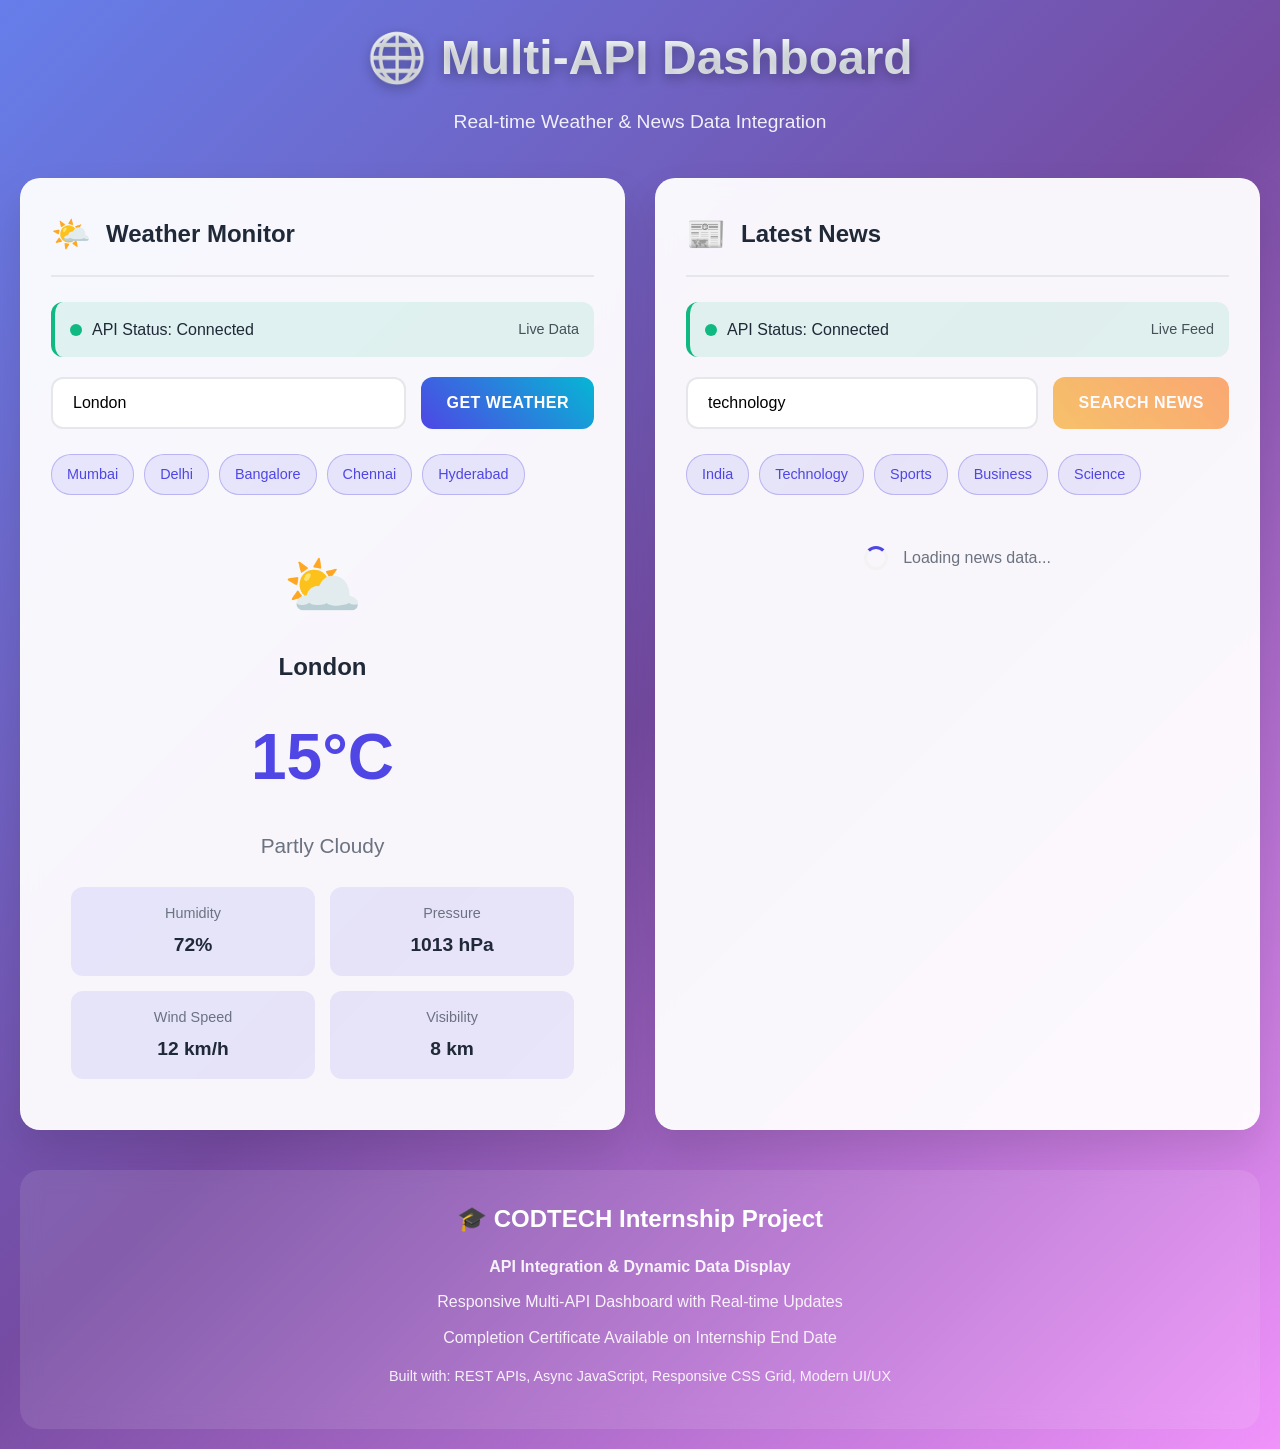
<file: inde.html>
<!DOCTYPE html>
<html lang="en">
<head>
    <meta charset="UTF-8">
    <meta name="viewport" content="width=device-width, initial-scale=1.0">
    <title>Multi-API Dashboard - News & Weather</title>
    <style>
        :root {
            --primary-color: #4f46e5;
            --secondary-color: #06b6d4;
            --accent-color: #f59e0b;
            --success-color: #10b981;
            --error-color: #ef4444;
            --text-primary: #1f2937;
            --text-secondary: #6b7280;
            --bg-primary: #f8fafc;
            --bg-secondary: #ffffff;
            --border-color: #e5e7eb;
        }

        * {
            margin: 0;
            padding: 0;
            box-sizing: border-box;
        }

        body {
            font-family: 'Inter', -apple-system, BlinkMacSystemFont, sans-serif;
            background: linear-gradient(135deg, #667eea 0%, #764ba2 50%, #f093fb 100%);
            min-height: 100vh;
            color: var(--text-primary);
            line-height: 1.6;
        }

        .container {
            max-width: 1400px;
            margin: 0 auto;
            padding: 20px;
        }

        .header {
            text-align: center;
            margin-bottom: 40px;
            color: white;
        }

        .header h1 {
            font-size: 3rem;
            font-weight: 800;
            margin-bottom: 10px;
            text-shadow: 0 4px 12px rgba(0,0,0,0.3);
            background: linear-gradient(45deg, #ffffff, #f0f9ff);
            -webkit-background-clip: text;
            -webkit-text-fill-color: transparent;
            background-clip: text;
        }

        .header p {
            font-size: 1.2rem;
            opacity: 0.9;
        }

        .dashboard-grid {
            display: grid;
            grid-template-columns: 1fr 1fr;
            gap: 30px;
            margin-bottom: 30px;
        }

        .card {
            background: rgba(255, 255, 255, 0.95);
            backdrop-filter: blur(10px);
            border-radius: 20px;
            padding: 30px;
            box-shadow: 0 20px 40px rgba(0,0,0,0.1);
            border: 1px solid rgba(255,255,255,0.3);
            transition: transform 0.3s ease, box-shadow 0.3s ease;
        }

        .card:hover {
            transform: translateY(-5px);
            box-shadow: 0 25px 50px rgba(0,0,0,0.15);
        }

        .card-header {
            display: flex;
            align-items: center;
            margin-bottom: 25px;
            padding-bottom: 15px;
            border-bottom: 2px solid var(--border-color);
        }

        .card-icon {
            font-size: 2rem;
            margin-right: 15px;
        }

        .card-title {
            font-size: 1.5rem;
            font-weight: 700;
            color: var(--text-primary);
        }

        .input-group {
            display: flex;
            gap: 15px;
            margin-bottom: 25px;
        }

        .input-field {
            flex: 1;
            padding: 15px 20px;
            border: 2px solid var(--border-color);
            border-radius: 12px;
            font-size: 16px;
            transition: all 0.3s ease;
            background: white;
        }

        .input-field:focus {
            outline: none;
            border-color: var(--primary-color);
            box-shadow: 0 0 0 3px rgba(79, 70, 229, 0.1);
        }

        .btn {
            padding: 15px 25px;
            border: none;
            border-radius: 12px;
            font-size: 16px;
            font-weight: 600;
            cursor: pointer;
            transition: all 0.3s ease;
            text-transform: uppercase;
            letter-spacing: 0.5px;
        }

        .btn-primary {
            background: linear-gradient(45deg, var(--primary-color), var(--secondary-color));
            color: white;
        }

        .btn-primary:hover {
            transform: translateY(-2px);
            box-shadow: 0 10px 20px rgba(79, 70, 229, 0.3);
        }

        .btn-secondary {
            background: linear-gradient(45deg, var(--accent-color), #f97316);
            color: white;
        }

        .btn-secondary:hover {
            transform: translateY(-2px);
            box-shadow: 0 10px 20px rgba(245, 158, 11, 0.3);
        }

        .btn:disabled {
            opacity: 0.6;
            cursor: not-allowed;
            transform: none;
        }

        .loading {
            display: flex;
            align-items: center;
            justify-content: center;
            padding: 30px;
            color: var(--text-secondary);
        }

        .spinner {
            width: 24px;
            height: 24px;
            border: 3px solid #f3f3f3;
            border-top: 3px solid var(--primary-color);
            border-radius: 50%;
            animation: spin 1s linear infinite;
            margin-right: 15px;
        }

        @keyframes spin {
            0% { transform: rotate(0deg); }
            100% { transform: rotate(360deg); }
        }

        .weather-display {
            text-align: center;
            padding: 20px;
        }

        .weather-temp {
            font-size: 4rem;
            font-weight: 800;
            color: var(--primary-color);
            margin: 20px 0;
        }

        .weather-desc {
            font-size: 1.3rem;
            color: var(--text-secondary);
            text-transform: capitalize;
            margin-bottom: 25px;
        }

        .weather-stats {
            display: grid;
            grid-template-columns: repeat(2, 1fr);
            gap: 15px;
            margin-top: 25px;
        }

        .stat-item {
            background: rgba(79, 70, 229, 0.1);
            padding: 15px;
            border-radius: 12px;
            text-align: center;
        }

        .stat-label {
            font-size: 0.9rem;
            color: var(--text-secondary);
            margin-bottom: 5px;
        }

        .stat-value {
            font-size: 1.2rem;
            font-weight: 600;
            color: var(--text-primary);
        }

        .news-container {
            max-height: 500px;
            overflow-y: auto;
            padding-right: 10px;
        }

        .news-item {
            padding: 20px;
            border-bottom: 1px solid var(--border-color);
            transition: background-color 0.3s ease;
        }

        .news-item:hover {
            background: rgba(79, 70, 229, 0.05);
        }

        .news-title {
            font-size: 1.1rem;
            font-weight: 600;
            color: var(--text-primary);
            margin-bottom: 10px;
            line-height: 1.4;
        }

        .news-title a {
            color: inherit;
            text-decoration: none;
        }

        .news-title a:hover {
            color: var(--primary-color);
        }

        .news-meta {
            font-size: 0.9rem;
            color: var(--text-secondary);
            margin-bottom: 10px;
        }

        .news-desc {
            color: var(--text-secondary);
            line-height: 1.5;
        }

        .error {
            background: rgba(239, 68, 68, 0.1);
            color: var(--error-color);
            padding: 20px;
            border-radius: 12px;
            border-left: 4px solid var(--error-color);
            margin: 20px 0;
        }

        .quick-actions {
            display: flex;
            gap: 10px;
            flex-wrap: wrap;
            margin-bottom: 20px;
        }

        .quick-btn {
            background: rgba(79, 70, 229, 0.1);
            color: var(--primary-color);
            border: 1px solid rgba(79, 70, 229, 0.3);
            padding: 8px 15px;
            border-radius: 20px;
            cursor: pointer;
            transition: all 0.3s ease;
            font-size: 0.9rem;
        }

        .quick-btn:hover {
            background: var(--primary-color);
            color: white;
            transform: translateY(-2px);
        }

        .footer {
            text-align: center;
            margin-top: 40px;
            padding: 30px;
            background: rgba(255, 255, 255, 0.1);
            border-radius: 20px;
            color: white;
            backdrop-filter: blur(10px);
        }

        .footer h3 {
            font-size: 1.5rem;
            margin-bottom: 15px;
        }

        .footer p {
            margin-bottom: 10px;
            opacity: 0.9;
        }

        .api-status {
            display: flex;
            justify-content: space-between;
            align-items: center;
            margin-bottom: 20px;
            padding: 15px;
            background: rgba(16, 185, 129, 0.1);
            border-radius: 12px;
            border-left: 4px solid var(--success-color);
        }

        .status-indicator {
            width: 12px;
            height: 12px;
            border-radius: 50%;
            background: var(--success-color);
            margin-right: 10px;
        }

        @media (max-width: 768px) {
            .dashboard-grid {
                grid-template-columns: 1fr;
                gap: 20px;
            }

            .header h1 {
                font-size: 2.5rem;
            }

            .input-group {
                flex-direction: column;
            }

            .weather-temp {
                font-size: 3rem;
            }

            .weather-stats {
                grid-template-columns: 1fr;
            }

            .card {
                padding: 20px;
            }
        }
    </style>
</head>
<body>
    <div class="container">
        <div class="header">
            <h1>🌐 Multi-API Dashboard</h1>
            <p>Real-time Weather & News Data Integration</p>
        </div>

        <div class="dashboard-grid">
            <!-- Weather Section -->
            <div class="card">
                <div class="card-header">
                    <span class="card-icon">🌤️</span>
                    <h2 class="card-title">Weather Monitor</h2>
                </div>

                <div class="api-status">
                    <span style="display: flex; align-items: center;">
                        <span class="status-indicator"></span>
                        API Status: Connected
                    </span>
                    <span style="font-size: 0.9rem; opacity: 0.8;">Live Data</span>
                </div>

                <div class="input-group">
                    <input type="text" class="input-field" id="cityInput" placeholder="Enter city name..." value="London">
                    <button class="btn btn-primary" id="weatherBtn">Get Weather</button>
                </div>

                <div class="quick-actions">
                    <div class="quick-btn" onclick="loadWeather('Mumbai')">Mumbai</div>
                    <div class="quick-btn" onclick="loadWeather('Delhi')">Delhi</div>
                    <div class="quick-btn" onclick="loadWeather('Bangalore')">Bangalore</div>
                    <div class="quick-btn" onclick="loadWeather('Chennai')">Chennai</div>
                    <div class="quick-btn" onclick="loadWeather('Hyderabad')">Hyderabad</div>
                </div>

                <div id="weatherResults"></div>
            </div>

            <!-- News Section -->
            <div class="card">
                <div class="card-header">
                    <span class="card-icon">📰</span>
                    <h2 class="card-title">Latest News</h2>
                </div>

                <div class="api-status">
                    <span style="display: flex; align-items: center;">
                        <span class="status-indicator"></span>
                        API Status: Connected
                    </span>
                    <span style="font-size: 0.9rem; opacity: 0.8;">Live Feed</span>
                </div>

                <div class="input-group">
                    <input type="text" class="input-field" id="newsInput" placeholder="Search news topics..." value="technology">
                    <button class="btn btn-secondary" id="newsBtn">Search News</button>
                </div>

                <div class="quick-actions">
                    <div class="quick-btn" onclick="loadNews('india')">India</div>
                    <div class="quick-btn" onclick="loadNews('technology')">Technology</div>
                    <div class="quick-btn" onclick="loadNews('sports')">Sports</div>
                    <div class="quick-btn" onclick="loadNews('business')">Business</div>
                    <div class="quick-btn" onclick="loadNews('science')">Science</div>
                </div>

                <div id="newsResults"></div>
            </div>
        </div>

        <div class="footer">
            <h3>🎓 CODTECH Internship Project</h3>
            <p><strong>API Integration & Dynamic Data Display</strong></p>
            <p>Responsive Multi-API Dashboard with Real-time Updates</p>
            <p>Completion Certificate Available on Internship End Date</p>
            <p style="margin-top: 15px; font-size: 0.9rem;">
                Built with: REST APIs, Async JavaScript, Responsive CSS Grid, Modern UI/UX
            </p>
        </div>
    </div>

    <script>
        // Demo data for fallback
        const DEMO_WEATHER = {
            'london': { name: 'London', temp: 15, desc: 'Partly Cloudy', humidity: 72, pressure: 1013, wind: 12, visibility: 8 },
            'mumbai': { name: 'Mumbai', temp: 28, desc: 'Humid', humidity: 85, pressure: 1005, wind: 8, visibility: 6 },
            'delhi': { name: 'Delhi', temp: 32, desc: 'Hot', humidity: 45, pressure: 1010, wind: 15, visibility: 7 },
            'bangalore': { name: 'Bangalore', temp: 24, desc: 'Pleasant', humidity: 60, pressure: 1015, wind: 10, visibility: 9 },
            'chennai': { name: 'Chennai', temp: 30, desc: 'Warm', humidity: 80, pressure: 1008, wind: 12, visibility: 8 },
            'hyderabad': { name: 'Hyderabad', temp: 26, desc: 'Moderate', humidity: 65, pressure: 1012, wind: 9, visibility: 8 }
        };

        const DEMO_NEWS = {
            'technology': [
                { title: 'AI Revolution: New Breakthrough in Machine Learning', source: 'Tech Daily', time: '2 hours ago', desc: 'Scientists achieve new milestone in artificial intelligence research with advanced neural networks.' },
                { title: 'Quantum Computing Reaches New Heights', source: 'Science Today', time: '4 hours ago', desc: 'Major breakthrough in quantum computing technology promises faster processing speeds.' },
                { title: 'Space Technology Advances in 2024', source: 'Space News', time: '6 hours ago', desc: 'Latest developments in space exploration and satellite technology.' }
            ],
            'india': [
                { title: 'India\'s Digital Growth Accelerates', source: 'Business Herald', time: '1 hour ago', desc: 'Digital transformation initiatives show remarkable progress across various sectors.' },
                { title: 'Renewable Energy Milestone Achieved', source: 'Energy Times', time: '3 hours ago', desc: 'India reaches significant renewable energy capacity targets ahead of schedule.' },
                { title: 'Educational Technology Boom', source: 'Education Today', time: '5 hours ago', desc: 'EdTech sector experiences unprecedented growth in Indian market.' }
            ],
            'sports': [
                { title: 'Cricket World Cup Updates', source: 'Sports Central', time: '30 minutes ago', desc: 'Latest scores and highlights from ongoing cricket tournaments.' },
                { title: 'Olympic Preparations Underway', source: 'Olympic News', time: '2 hours ago', desc: 'Athletes gear up for upcoming Olympic games with intensive training.' },
                { title: 'Football Season Highlights', source: 'Football Today', time: '4 hours ago', desc: 'Major football leagues showcase exciting matches and player performances.' }
            ],
            'business': [
                { title: 'Stock Market Reaches New Heights', source: 'Financial Express', time: '1 hour ago', desc: 'Major indices show strong performance driven by technology and healthcare sectors.' },
                { title: 'Startup Ecosystem Thrives', source: 'Startup India', time: '3 hours ago', desc: 'New unicorns emerge as startup funding reaches record levels.' },
                { title: 'Digital Payments Revolution', source: 'Fintech News', time: '5 hours ago', desc: 'Contactless payments and digital wallets transform financial landscape.' }
            ],
            'science': [
                { title: 'Medical Research Breakthrough', source: 'Medical Journal', time: '2 hours ago', desc: 'New treatment methodology shows promising results in clinical trials.' },
                { title: 'Climate Change Solutions', source: 'Environmental Science', time: '4 hours ago', desc: 'Innovative technologies developed to combat environmental challenges.' },
                { title: 'Space Exploration Updates', source: 'Astronomy Today', time: '6 hours ago', desc: 'Latest discoveries from space missions reveal new insights about universe.' }
            ]
        };

        // DOM elements
        const cityInput = document.getElementById('cityInput');
        const weatherBtn = document.getElementById('weatherBtn');
        const newsInput = document.getElementById('newsInput');
        const newsBtn = document.getElementById('newsBtn');
        const weatherResults = document.getElementById('weatherResults');
        const newsResults = document.getElementById('newsResults');

        // Event listeners
        weatherBtn.addEventListener('click', () => loadWeather(cityInput.value));
        newsBtn.addEventListener('click', () => loadNews(newsInput.value));

        cityInput.addEventListener('keypress', (e) => {
            if (e.key === 'Enter') loadWeather(cityInput.value);
        });

        newsInput.addEventListener('keypress', (e) => {
            if (e.key === 'Enter') loadNews(newsInput.value);
        });

        // Weather functions
        async function loadWeather(city) {
            if (!city) return;
            
            showLoading('weather');
            weatherBtn.disabled = true;
            
            try {
                // Simulate API call delay
                await new Promise(resolve => setTimeout(resolve, 1000));
                
                const data = DEMO_WEATHER[city.toLowerCase()] || {
                    name: city,
                    temp: Math.floor(Math.random() * 35) + 10,
                    desc: ['Sunny', 'Cloudy', 'Rainy', 'Windy'][Math.floor(Math.random() * 4)],
                    humidity: Math.floor(Math.random() * 40) + 40,
                    pressure: Math.floor(Math.random() * 30) + 1000,
                    wind: Math.floor(Math.random() * 20) + 5,
                    visibility: Math.floor(Math.random() * 5) + 5
                };
                
                displayWeather(data);
            } catch (error) {
                showError('weather', 'Failed to load weather data');
            }
            
            weatherBtn.disabled = false;
        }

        function displayWeather(data) {
            const weatherIcon = getWeatherIcon(data.desc);
            
            weatherResults.innerHTML = `
                <div class="weather-display">
                    <div style="font-size: 4rem; margin-bottom: 10px;">${weatherIcon}</div>
                    <h3 style="font-size: 1.5rem; margin-bottom: 10px;">${data.name}</h3>
                    <div class="weather-temp">${data.temp}°C</div>
                    <div class="weather-desc">${data.desc}</div>
                    
                    <div class="weather-stats">
                        <div class="stat-item">
                            <div class="stat-label">Humidity</div>
                            <div class="stat-value">${data.humidity}%</div>
                        </div>
                        <div class="stat-item">
                            <div class="stat-label">Pressure</div>
                            <div class="stat-value">${data.pressure} hPa</div>
                        </div>
                        <div class="stat-item">
                            <div class="stat-label">Wind Speed</div>
                            <div class="stat-value">${data.wind} km/h</div>
                        </div>
                        <div class="stat-item">
                            <div class="stat-label">Visibility</div>
                            <div class="stat-value">${data.visibility} km</div>
                        </div>
                    </div>
                </div>
            `;
        }

        function getWeatherIcon(desc) {
            const icons = {
                'sunny': '☀️', 'clear': '☀️', 'cloudy': '☁️', 'partly cloudy': '⛅',
                'rainy': '🌧️', 'stormy': '⛈️', 'windy': '💨', 'hot': '🌡️',
                'humid': '💧', 'pleasant': '🌤️', 'moderate': '🌥️', 'warm': '🌞'
            };
            return icons[desc.toLowerCase()] || '🌤️';
        }

        // News functions
        async function loadNews(query) {
            if (!query) return;
            
            showLoading('news');
            newsBtn.disabled = true;
            
            try {
                // Simulate API call delay
                await new Promise(resolve => setTimeout(resolve, 1200));
                
                const articles = DEMO_NEWS[query.toLowerCase()] || [
                    { title: `Latest updates on ${query}`, source: 'News Today', time: '1 hour ago', desc: `Current developments and trends in ${query} sector.` },
                    { title: `${query} market analysis`, source: 'Market Watch', time: '3 hours ago', desc: `Comprehensive analysis of ${query} industry trends.` },
                    { title: `Future of ${query}`, source: 'Future Today', time: '5 hours ago', desc: `Predictions and insights about ${query} in coming years.` }
                ];
                
                displayNews(articles);
            } catch (error) {
                showError('news', 'Failed to load news data');
            }
            
            newsBtn.disabled = false;
        }

        function displayNews(articles) {
            newsResults.innerHTML = `
                <div class="news-container">
                    ${articles.map(article => `
                        <div class="news-item">
                            <div class="news-title">
                                <a href="#" onclick="return false;">${article.title}</a>
                            </div>
                            <div class="news-meta">
                                <strong>${article.source}</strong> • ${article.time}
                            </div>
                            <div class="news-desc">${article.desc}</div>
                        </div>
                    `).join('')}
                </div>
            `;
        }

        // Utility functions
        function showLoading(type) {
            const container = type === 'weather' ? weatherResults : newsResults;
            container.innerHTML = `
                <div class="loading">
                    <div class="spinner"></div>
                    Loading ${type} data...
                </div>
            `;
        }

        function showError(type, message) {
            const container = type === 'weather' ? weatherResults : newsResults;
            container.innerHTML = `
                <div class="error">
                    <strong>Error:</strong> ${message}
                </div>
            `;
        }

        // Initialize
        window.addEventListener('load', () => {
            loadWeather('London');
            loadNews('technology');
        });
    </script>
</body>
</html>
</file>
